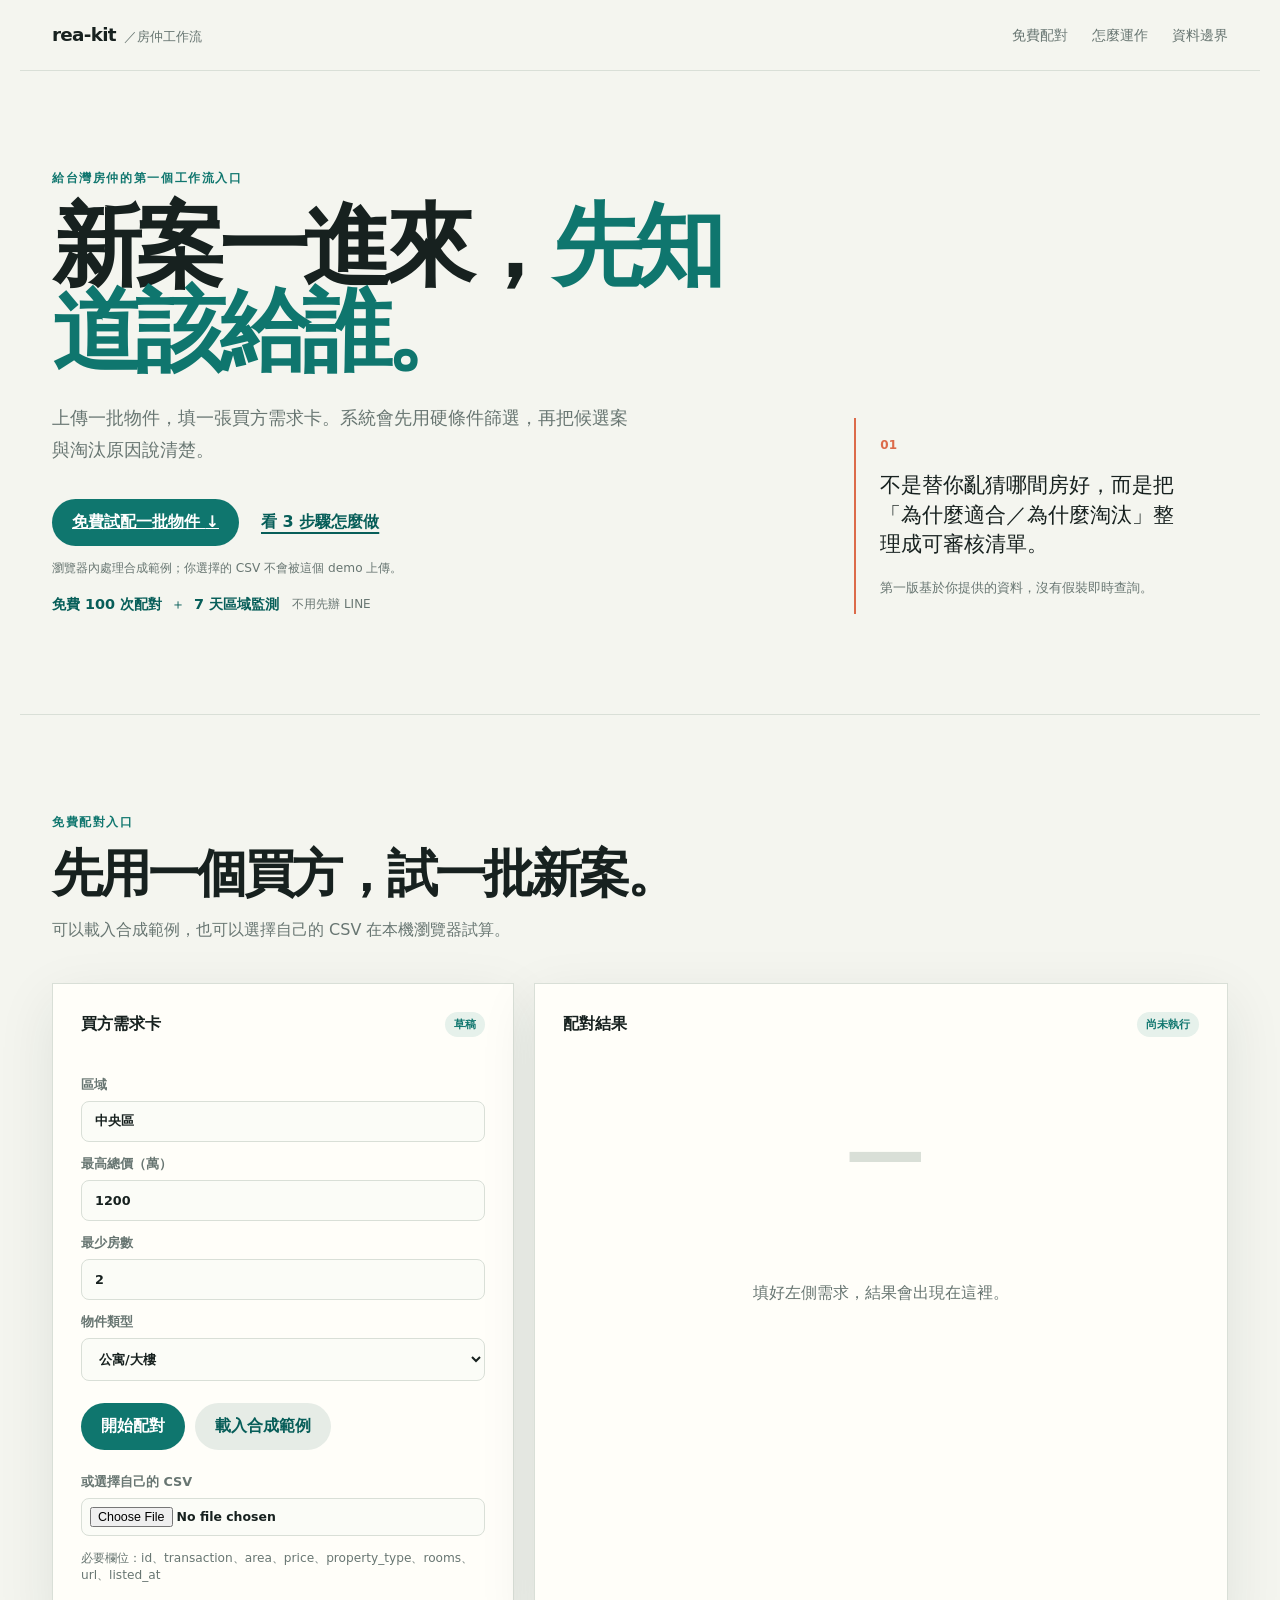
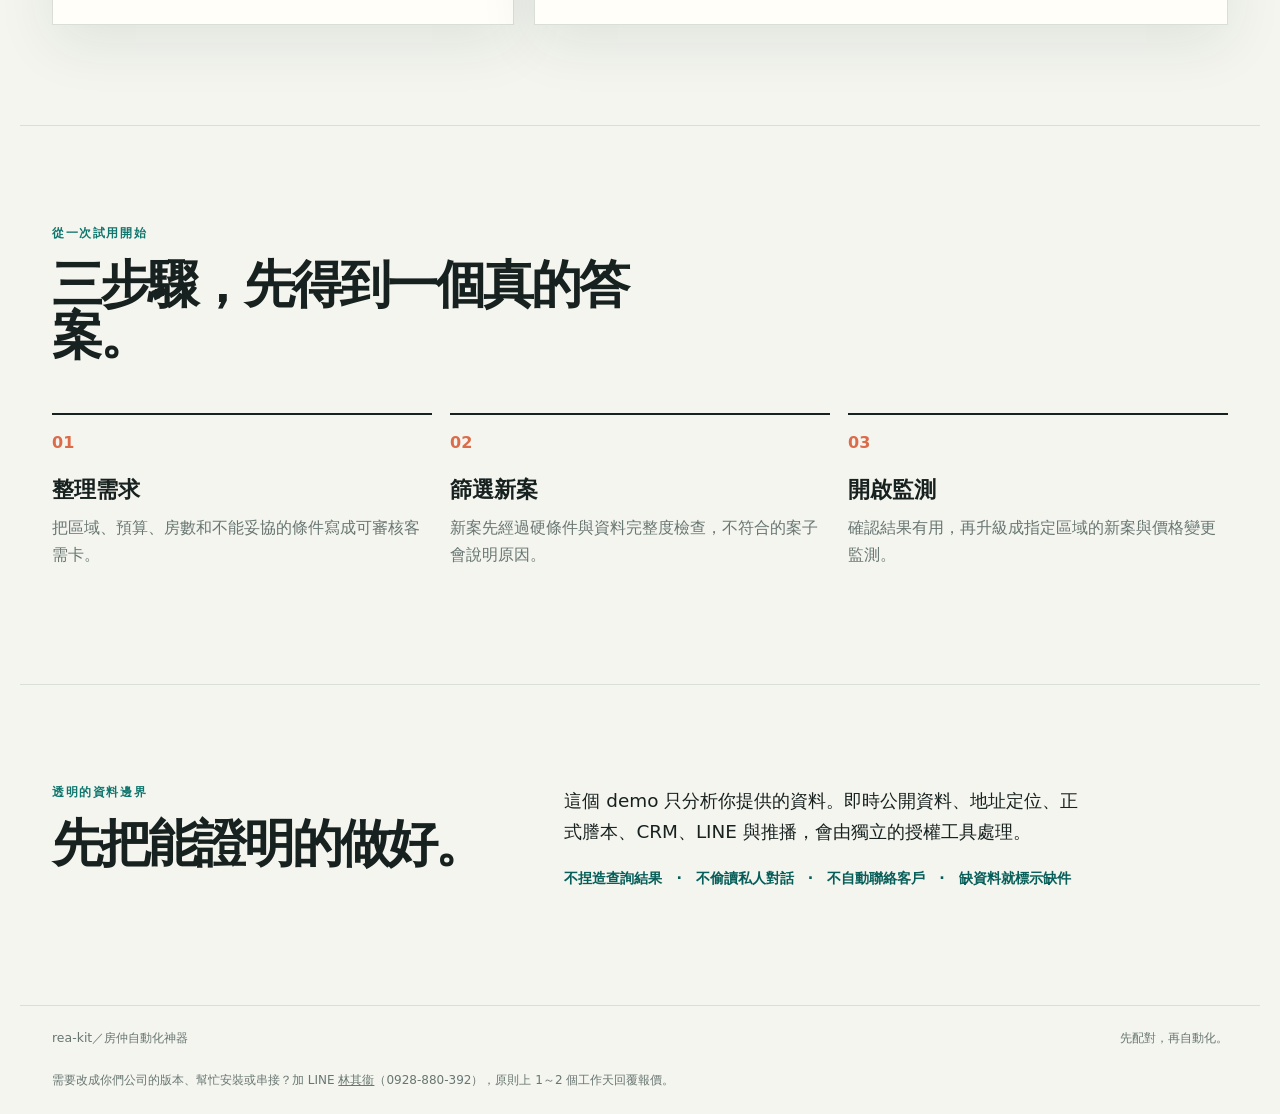
<file: web/index.html>
<!doctype html>
<html lang="zh-Hant">
<head>
  <meta charset="utf-8">
  <meta name="viewport" content="width=device-width, initial-scale=1">
  <meta name="description" content="把一批新案快速配給最適合的買方。台灣房仲工作流的免費配對入口。">
  <title>房仲自動化神器｜新案配給最適合的買方</title>
  <link rel="stylesheet" href="styles.css">
</head>
<body>
  <header class="site-header">
    <a class="brand" href="#top" aria-label="房仲自動化神器首頁">rea-kit<span>／房仲工作流</span></a>
    <nav aria-label="主要導覽">
      <a href="#demo">免費配對</a>
      <a href="#how">怎麼運作</a>
      <a href="#boundary">資料邊界</a>
    </nav>
  </header>

  <main id="top">
    <section class="hero" aria-labelledby="hero-title">
      <div class="hero-copy">
        <p class="eyebrow">給台灣房仲的第一個工作流入口</p>
        <h1 id="hero-title">新案一進來，<em>先知道該給誰。</em></h1>
        <p class="lede">上傳一批物件，填一張買方需求卡。系統會先用硬條件篩選，再把候選案與淘汰原因說清楚。</p>
        <div class="hero-actions">
          <a class="button primary" href="#demo" data-event="plugin_open">免費試配一批物件 <span>↓</span></a>
          <a class="text-link" href="#how">看 3 步驟怎麼做</a>
        </div>
        <p class="microcopy">瀏覽器內處理合成範例；你選擇的 CSV 不會被這個 demo 上傳。</p>
        <p class="offer-line"><strong>免費 100 次配對</strong><span>＋</span><strong>7 天區域監測</strong><small>不用先辦 LINE</small></p>
      </div>
      <div class="hero-note" aria-label="產品承諾">
        <span class="note-mark">01</span>
        <p>不是替你亂猜哪間房好，而是把「為什麼適合／為什麼淘汰」整理成可審核清單。</p>
        <small>第一版基於你提供的資料，沒有假裝即時查詢。</small>
      </div>
    </section>

    <section id="demo" class="demo-section" aria-labelledby="demo-title">
      <div class="section-heading">
        <p class="eyebrow">免費配對入口</p>
        <h2 id="demo-title">先用一個買方，試一批新案。</h2>
        <p>可以載入合成範例，也可以選擇自己的 CSV 在本機瀏覽器試算。</p>
      </div>
      <div class="demo-grid">
        <form id="need-form" class="panel need-form">
          <div class="panel-top"><span>買方需求卡</span><span class="status-dot">草稿</span></div>
          <label>區域<input name="area" value="中央區" required></label>
          <label>最高總價（萬）<input name="budget" type="number" value="1200" min="0" required></label>
          <label>最少房數<input name="rooms" type="number" value="2" min="0" required></label>
          <label>物件類型
            <select name="property_type"><option value="apartment">公寓/大樓</option><option value="townhouse">透天</option></select>
          </label>
          <div class="form-actions">
            <button class="button primary" type="submit" data-event="first_result">開始配對</button>
            <button class="button secondary" type="button" id="load-sample" data-event="sample_imported">載入合成範例</button>
          </div>
          <label class="file-input">或選擇自己的 CSV<input id="csv-file" type="file" accept=".csv,text/csv"></label>
          <p class="form-hint">必要欄位：id、transaction、area、price、property_type、rooms、url、listed_at</p>
        </form>

        <section class="panel result-panel" aria-live="polite" aria-labelledby="result-title">
          <div class="panel-top"><span id="result-title">配對結果</span><span id="result-count" class="result-count">尚未執行</span></div>
          <div id="result-empty" class="result-empty"><span class="empty-number">—</span><p>填好左側需求，結果會出現在這裡。</p></div>
          <div id="result-content" class="hidden">
            <div class="result-summary"><strong id="priority-count">0</strong><span>筆優先審核</span><strong id="review-count">0</strong><span>筆待補資料</span></div>
            <div id="result-list" class="result-list"></div>
            <button class="share-button" type="button" id="share-result" data-event="share_clicked">複製這份結果摘要</button>
          </div>
        </section>
      </div>
    </section>

    <section id="how" class="steps-section" aria-labelledby="how-title">
      <div class="section-heading"><p class="eyebrow">從一次試用開始</p><h2 id="how-title">三步驟，先得到一個真的答案。</h2></div>
      <ol class="steps">
        <li><span>01</span><h3>整理需求</h3><p>把區域、預算、房數和不能妥協的條件寫成可審核客需卡。</p></li>
        <li><span>02</span><h3>篩選新案</h3><p>新案先經過硬條件與資料完整度檢查，不符合的案子會說明原因。</p></li>
        <li><span>03</span><h3>開啟監測</h3><p>確認結果有用，再升級成指定區域的新案與價格變更監測。</p></li>
      </ol>
    </section>

    <section id="boundary" class="boundary-section" aria-labelledby="boundary-title">
      <div><p class="eyebrow">透明的資料邊界</p><h2 id="boundary-title">先把能證明的做好。</h2></div>
      <div class="boundary-copy"><p>這個 demo 只分析你提供的資料。即時公開資料、地址定位、正式謄本、CRM、LINE 與推播，會由獨立的授權工具處理。</p><p class="boundary-list">不捏造查詢結果　·　不偷讀私人對話　·　不自動聯絡客戶　·　缺資料就標示缺件</p></div>
    </section>
  </main>
  <footer class="site-footer"><span>rea-kit／房仲自動化神器</span><span>先配對，再自動化。</span></footer>
  <div class="site-footer-ad"><p class="custom-ad">需要改成你們公司的版本、幫忙安裝或串接？加 LINE <a href="https://line.me/ti/p/xzHT2IywOM" target="_blank" rel="noopener">林其衞</a>（0928-880-392），原則上 1～2 個工作天回覆報價。</p></div>
  <script src="app.js" defer></script>
</body>
</html>
</file>
<file: web/styles.css>
:root {
  --ink: #17211f;
  --muted: #687672;
  --paper: #f4f5ef;
  --panel: #fffef9;
  --line: #d9dfd7;
  --teal: #0f766e;
  --teal-dark: #075e59;
  --coral: #dc6b4a;
  --shadow: 0 18px 55px rgba(24, 49, 44, .09);
  font-family: Inter, ui-sans-serif, system-ui, -apple-system, "Noto Sans TC", sans-serif;
  color: var(--ink);
  background: var(--paper);
}
* { box-sizing: border-box; }
html { scroll-behavior: smooth; }
body { margin: 0; background: var(--paper); }
a { color: inherit; }
.site-header, .site-footer { max-width: 1240px; margin: auto; padding: 24px 32px; display: flex; justify-content: space-between; align-items: center; }
.site-header { border-bottom: 1px solid var(--line); }
.brand { font-weight: 800; letter-spacing: -.04em; text-decoration: none; font-size: 1.15rem; }
.brand span { color: var(--muted); font-weight: 500; margin-left: 8px; font-size: .82rem; letter-spacing: 0; }
nav { display: flex; gap: 24px; color: var(--muted); font-size: .88rem; }
nav a { text-decoration: none; } nav a:hover, nav a:focus-visible { color: var(--teal); }
.hero, .demo-section, .steps-section, .boundary-section { max-width: 1240px; margin: auto; padding: 100px 32px; }
.hero { display: grid; grid-template-columns: 1.45fr .75fr; gap: 80px; align-items: end; min-height: 620px; }
.eyebrow { color: var(--teal); font-weight: 800; letter-spacing: .14em; text-transform: uppercase; font-size: .72rem; margin: 0 0 18px; }
h1, h2, h3, p { margin-top: 0; }
h1 { font-size: clamp(3rem, 7vw, 6.6rem); line-height: .95; letter-spacing: -.075em; max-width: 780px; margin-bottom: 28px; }
h1 em { color: var(--teal); font-style: normal; }
h2 { font-size: clamp(2rem, 4vw, 4rem); line-height: 1; letter-spacing: -.06em; margin-bottom: 18px; }
.lede { max-width: 580px; font-size: 1.15rem; line-height: 1.7; color: var(--muted); }
.hero-actions { display: flex; gap: 22px; align-items: center; margin: 34px 0 14px; }
.button { border: 0; border-radius: 999px; padding: 13px 20px; cursor: pointer; font: inherit; font-weight: 800; transition: transform .2s ease, background .2s ease; }
.button:hover { transform: translateY(-2px); } .button:focus-visible, .share-button:focus-visible, input:focus-visible, select:focus-visible { outline: 3px solid rgba(15,118,110,.28); outline-offset: 3px; }
.primary { background: var(--teal); color: white; } .primary:hover { background: var(--teal-dark); }
.secondary { background: #e6ece6; color: var(--teal-dark); }
.text-link { color: var(--teal-dark); font-weight: 800; text-decoration-thickness: 2px; text-underline-offset: 5px; }
.microcopy, .form-hint { color: var(--muted); font-size: .76rem; }
.offer-line { display: flex; flex-wrap: wrap; gap: 9px; align-items: center; margin: 18px 0 0; color: var(--teal-dark); font-size: .9rem; }
.offer-line small { color: var(--muted); font-size: .75rem; margin-left: 4px; }
.hero-note { border-left: 2px solid var(--coral); padding: 16px 0 16px 24px; max-width: 320px; }
.note-mark { color: var(--coral); font-weight: 900; font-size: .75rem; } .hero-note p { font-size: 1.3rem; line-height: 1.4; margin: 18px 0; } .hero-note small { color: var(--muted); line-height: 1.5; }
.demo-section { border-top: 1px solid var(--line); }
.section-heading { max-width: 640px; margin-bottom: 40px; } .section-heading > p:last-child { color: var(--muted); line-height: 1.6; }
.demo-grid { display: grid; grid-template-columns: .8fr 1.2fr; gap: 20px; align-items: stretch; }
.panel { background: var(--panel); border: 1px solid var(--line); box-shadow: var(--shadow); padding: 28px; }
.panel-top { display: flex; justify-content: space-between; align-items: center; font-weight: 850; margin-bottom: 26px; }
.status-dot, .result-count { color: var(--teal); background: #e6f1eb; border-radius: 99px; padding: 5px 9px; font-size: .7rem; }
.need-form { display: flex; flex-direction: column; gap: 14px; } label { color: var(--muted); font-size: .8rem; font-weight: 750; display: grid; gap: 7px; } input, select { width: 100%; padding: 12px 13px; border: 1px solid var(--line); background: #fbfcf7; border-radius: 8px; color: var(--ink); font: inherit; } .form-actions { display: flex; gap: 10px; flex-wrap: wrap; margin-top: 8px; }
.file-input { margin-top: 10px; } .file-input input { padding: 8px; font-size: .78rem; }
.result-panel { min-height: 430px; } .result-empty { display: grid; place-items: center; text-align: center; min-height: 300px; color: var(--muted); } .empty-number { color: var(--line); font-size: 5rem; font-weight: 900; letter-spacing: -.1em; }
.hidden { display: none; } .result-summary { display: flex; align-items: baseline; gap: 8px; color: var(--muted); border-bottom: 1px solid var(--line); padding-bottom: 18px; } .result-summary strong { color: var(--teal); font-size: 2.3rem; margin-left: 14px; } .result-summary strong:first-child { margin-left: 0; }
.result-list { display: grid; gap: 10px; margin: 18px 0; } .result-row { display: grid; grid-template-columns: 1fr auto; gap: 12px; border-left: 3px solid var(--teal); padding: 12px 14px; background: #f6f8f2; } .result-row.review { border-left-color: var(--coral); } .result-row strong { display: block; } .result-row small { color: var(--muted); } .score { font-weight: 900; color: var(--teal); }
.share-button { border: 1px solid var(--teal); color: var(--teal-dark); background: transparent; padding: 10px 14px; border-radius: 8px; cursor: pointer; font: inherit; font-weight: 800; }
.steps-section { border-top: 1px solid var(--line); } .steps { list-style: none; margin: 52px 0 0; padding: 0; display: grid; grid-template-columns: repeat(3, 1fr); gap: 18px; } .steps li { border-top: 2px solid var(--ink); padding-top: 18px; } .steps span { color: var(--coral); font-weight: 900; } .steps h3 { font-size: 1.4rem; margin: 22px 0 10px; } .steps p { color: var(--muted); line-height: 1.65; }
.boundary-section { border-top: 1px solid var(--line); display: grid; grid-template-columns: .8fr 1.2fr; gap: 70px; } .boundary-copy { max-width: 520px; font-size: 1.15rem; line-height: 1.7; } .boundary-list { color: var(--teal-dark); font-size: .9rem; font-weight: 800; }
.site-footer { border-top: 1px solid var(--line); color: var(--muted); font-size: .78rem; }
@media (max-width: 768px) { .site-header, .site-footer { padding: 18px 20px; } nav { display: none; } .hero, .demo-grid, .boundary-section { grid-template-columns: 1fr; } .hero, .demo-section, .steps-section, .boundary-section { padding: 68px 20px; } .hero { gap: 40px; min-height: auto; } .steps { grid-template-columns: 1fr; gap: 30px; } h1 { font-size: clamp(3rem, 15vw, 5rem); } .panel { padding: 22px; } }
@media (prefers-color-scheme: dark) { :root { --ink: #ecf3ec; --muted: #a5b4ab; --paper: #15201e; --panel: #1c2926; --line: #34443f; --teal: #64c9b3; --teal-dark: #8de2cc; --coral: #ff9875; --shadow: none; } input, select { background: #15201e; color: var(--ink); } .secondary { background: #29403a; color: #c4f4e6; } .result-row { background: #22332f; } }
@media (prefers-reduced-motion: reduce) { *, *::before, *::after { scroll-behavior: auto !important; transition: none !important; } }
/* 開源版作者的客製化服務資訊（頁尾小字；依 NOTICE 轉散布請保留） */
.site-footer-ad { max-width: 1240px; margin: 0 auto; padding: 0 32px 24px; color: var(--muted); }
.custom-ad { margin: 0; font-size: 12px; line-height: 1.6; color: inherit; overflow-wrap: anywhere; }
.custom-ad a { color: inherit; text-decoration: underline; }
@media (max-width: 768px) { .site-footer-ad { padding: 0 20px 18px; } }
@media print { .custom-ad { display: none !important; } }
</file>
